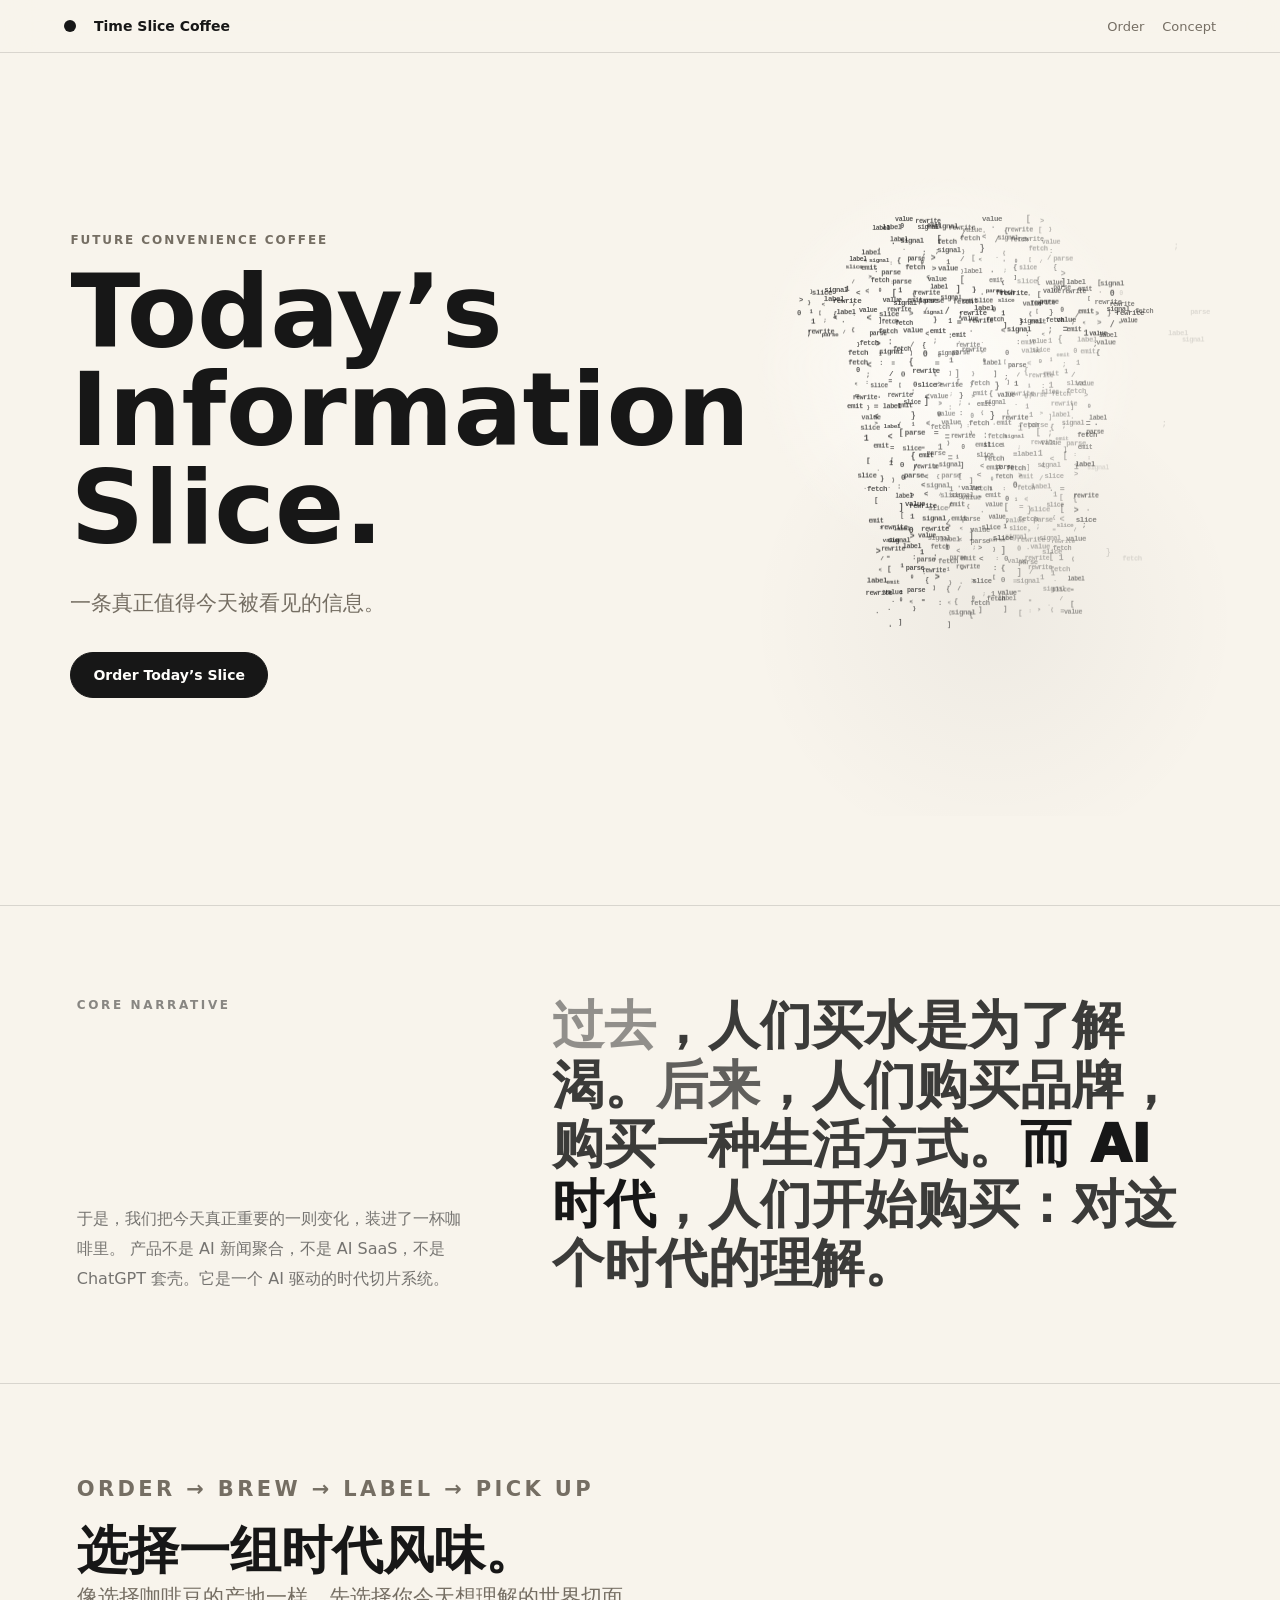
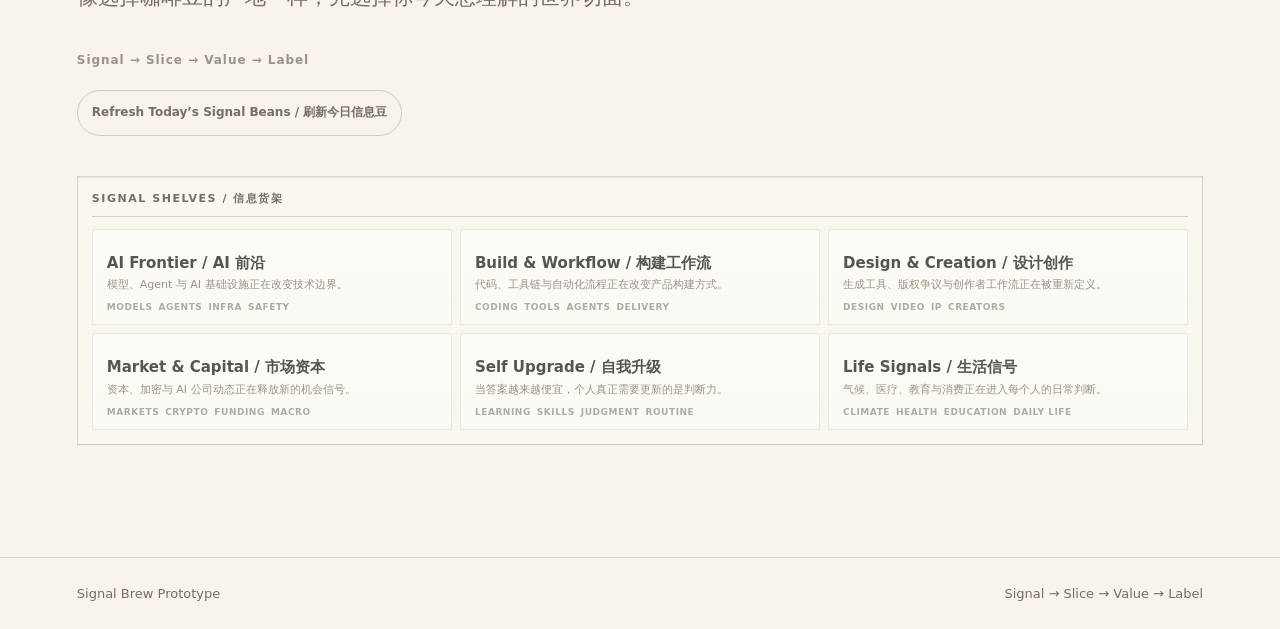
<file: index.html>
<!doctype html>
<html lang="zh-CN">
  <head>
    <meta charset="UTF-8" />
    <meta name="viewport" content="width=device-width, initial-scale=1.0" />
    <title>时代信息切片咖啡 | Time Slice Coffee</title>
    <meta
      name="description"
      content="一条真正值得今天被看见的信息，装进一杯未来便利店咖啡。"
    />
    <link rel="stylesheet" href="styles.css" />
  </head>
  <body>
    <header class="site-header" aria-label="主导航">
      <a class="brand" href="#top" aria-label="Time Slice Coffee 首页">
        <span class="brand-mark"></span>
        <span>Time Slice Coffee</span>
      </a>
      <nav>
        <a href="#signal-flow-anchor">Order</a>
        <a href="#story">Concept</a>
      </nav>
    </header>

    <main id="top">
      <section class="hero" aria-labelledby="hero-title">
        <div class="hero-copy">
          <p class="eyebrow">Future Convenience Coffee</p>
          <h1 id="hero-title">Today’s Information Slice.</h1>
          <p class="hero-text">一条真正值得今天被看见的信息。</p>
          <div class="hero-actions">
            <a class="button primary" href="#signal-flow-anchor">Order Today’s Slice</a>
          </div>
        </div>

        <div class="product-stage" aria-label="未来便利店咖啡纸杯产品展示">
          <div class="code-cup-visual" id="hero-code-cup" aria-label="Code characters forming a Time Slice Coffee cup">
            <div class="code-cup-field" id="code-cup-field" aria-hidden="true"></div>
            <div class="code-cup-scan" aria-hidden="true"></div>
            <div class="code-cup-status" aria-hidden="true">
              <span>Extracting signal...</span>
              <span>Rewriting value...</span>
              <span>Brewing your slice...</span>
            </div>
            <div class="code-cup-label" aria-hidden="true">
              <span>TIME SLICE COFFEE</span>
              <strong>#024</strong>
              <small>Today’s Information Slice.</small>
            </div>
          </div>
        </div>
      </section>

      <section class="manifesto-section" id="story" aria-labelledby="story-title">
        <div class="manifesto-copy">
          <p class="eyebrow">Core Narrative</p>
          <p>
            于是，我们把今天真正重要的一则变化，装进了一杯咖啡里。
            产品不是 AI 新闻聚合，不是 AI SaaS，不是 ChatGPT 套壳。它是一个 AI 驱动的时代切片系统。
          </p>
        </div>
        <div class="manifesto-body">
          <h2 id="story-title" class="manifesto-title">
            <span class="time-past">过去</span>，人们买水是为了解渴。<span class="time-later">后来</span>，人们购买品牌，购买一种生活方式。<span class="time-ai">而 AI 时代</span>，人们开始购买：对这个时代的理解。
          </h2>
        </div>
      </section>

      <section class="flow-section" id="signals" aria-labelledby="signals-title">
        <div class="section-heading">
          <p class="eyebrow">ORDER → BREW → LABEL → PICK UP</p>
          <h2 id="signals-title">选择一组时代风味。</h2>
          <p>像选择咖啡豆的产地一样，先选择你今天想理解的世界切面。</p>
          <small class="tech-flow" id="signal-flow-anchor">Signal → Slice → Value → Label</small>
          <div class="signal-refresh-row">
            <button class="button ghost signal-refresh-button" id="refresh-signals-button" type="button">
              Refresh Today’s Signal Beans / 刷新今日信息豆
            </button>
            <span class="signal-refresh-status" id="signal-refresh-status" aria-live="polite"></span>
          </div>
        </div>

        <div class="signal-wall" aria-label="Signal Shelves">
          <div class="shelf-grid" id="shelf-grid" aria-live="polite"></div>
        </div>
        <div class="signal-bean-stage" id="signal-bean-stage" aria-live="polite">
          <div class="signal-grid" id="signal-grid" aria-live="polite"></div>
        </div>
        <div class="selected-signal-panel" id="selected-signal-panel" aria-live="polite"></div>
      </section>

      <section class="flow-section muted-section is-disabled" id="identity-section" aria-labelledby="identity-title">
        <div class="section-heading">
          <p class="eyebrow">CHOOSE YOUR CUP</p>
          <h2 id="identity-title">今天想来一杯什么？</h2>
          <p>不用定义你是谁，只选今天想带走什么。</p>
        </div>

        <div class="identity-grid" id="identity-grid" aria-live="polite"></div>
      </section>

      <section class="flow-section is-disabled" id="brew-section" aria-labelledby="brew-title">
        <div class="section-heading">
          <p class="eyebrow">Information Strength</p>
          <h2 id="brew-title">选择信息浓度</h2>
          <p>浓度只影响你看见的层次，不改变这条切片本身。</p>
        </div>

        <div class="strength-grid" id="strength-grid" aria-label="信息浓度选择"></div>
      </section>

      <section class="flow-section muted-section is-disabled" id="serve-section" aria-labelledby="serve-title">
        <div class="section-heading">
          <p class="eyebrow">Served Style</p>
          <h2 id="serve-title">Choose how today is served.</h2>
          <p>选择今天的上杯方式</p>
        </div>

        <div class="serve-grid" id="serve-grid" aria-label="上杯方式选择"></div>
        <button class="button primary brew-button" id="brew-button" type="button">Brew My Slice / 萃取我的时代切片</button>
      </section>

      <section class="flow-section is-disabled" id="value-section" aria-labelledby="value-title">
        <div class="section-heading">
          <p class="eyebrow">Brew Result</p>
          <h2 id="value-title">正在准备你的信息咖啡</h2>
        </div>

        <article class="value-panel" id="value-panel" aria-live="polite"></article>
      </section>

      <section class="flow-section label-section is-disabled" id="label-section" aria-labelledby="label-title">
        <div class="section-heading">
          <p class="eyebrow">Pick Up</p>
          <h2 id="label-title">你的今日杯贴已生成</h2>
          <p>打印它，贴到咖啡杯上。</p>
        </div>

        <div class="label-workbench">
          <div class="product-preview" id="product-preview" aria-label="杯型预览"></div>
          <div class="label-main-preview">
            <div class="pickup-50x70-preview" id="pickup-50x70-label" aria-live="polite"></div>
            <div class="legacy-label-debug" aria-label="Legacy Label Preview Debug">
              <article class="print-label" id="print-label" aria-live="polite"></article>
            </div>
          </div>
          <div class="label-actions">
            <button class="button primary" id="print-button" type="button">Print Label / 打印杯贴</button>
            <button class="button ghost" id="reset-button" type="button">Start Again</button>
          </div>
        </div>
        <aside class="label-50x70-test" id="label-50x70-test" aria-labelledby="label-50x70-title">
          <div class="label-50x70-heading">
            <p class="eyebrow">Dev Label Test</p>
            <h3 id="label-50x70-title">50x70 Label Test</h3>
          </div>
          <div class="label-50x70-current">
            <span class="label-test-caption">Current 50x70 Label / 当前生成标签</span>
            <div class="label-current-meta" id="label-50x70-current-meta" aria-live="polite"></div>
            <div class="label-current-preview" id="label-50x70-current" aria-live="polite"></div>
          </div>
          <div class="label-template-heading">
            <span class="label-test-caption">Template Comparison / 模板对比</span>
          </div>
          <div class="label-50x70-grid">
            <div class="label-test-sample">
              <span class="label-test-caption">Light / 轻萃</span>
              <article class="label-paper-50x70 label-paper-light">
                <div class="label-safe-area">
                  <header class="label-test-header">
                    <strong>TIME SLICE COFFEE</strong>
                    <span>#042 / AI FRONTIER</span>
                  </header>

                  <h3>模型和 Agent<br />正在外推边界。</h3>

                  <section class="label-test-body" aria-label="sample light identity">
                    <span>FOR BUILDING</span>
                    <p>一句今天要带走的判断。</p>
                  </section>

                  <div class="label-test-brew">BREW LIGHT / AI FRONTIER</div>
                  <footer>SERVED HOT / PAPER CUP</footer>
                </div>
              </article>
            </div>

            <div class="label-test-sample">
              <span class="label-test-caption">Regular / 标准</span>
              <article class="label-paper-50x70 label-paper-regular">
                <div class="label-safe-area">
                  <header class="label-test-header">
                    <strong>TIME SLICE COFFEE</strong>
                    <span>#042 / AI FRONTIER</span>
                    <span>X / GROK SEARCH · 2026.05.30</span>
                  </header>

                  <h3>模型和 Agent 正在把技术边界往外推。</h3>

                  <section class="label-test-body" aria-label="sample regular identity">
                    <span>FOR BUILDING</span>
                    <p>判断哪些边界仍需要人来定义。</p>
                  </section>

                  <div class="label-test-brew">BREW REGULAR / AI FRONTIER</div>
                  <footer>SERVED HOT / PAPER CUP</footer>
                </div>
              </article>
            </div>

            <div class="label-test-sample">
              <span class="label-test-caption">Double / 浓缩</span>
              <article class="label-paper-50x70 label-paper-double">
                <div class="label-safe-area">
                  <header class="label-test-header">
                    <strong>TIME SLICE COFFEE</strong>
                    <span>#042 / AI FRONTIER</span>
                    <span>X / GROK SEARCH · 2026.05.30</span>
                  </header>

                  <h3>模型和 Agent 正在把技术边界往外推。</h3>

                  <section class="label-test-body" aria-label="sample double identity">
                    <span>FOR BUILDING</span>
                    <p>判断哪些边界仍需要人来定义。</p>
                  </section>

                  <section class="label-test-focus" aria-label="sample today focus">
                    <span>TODAY'S FOCUS</span>
                    <p>找出一个仍需人工确认的环节。</p>
                  </section>

                  <div class="label-test-brew">BREW DOUBLE / AI FRONTIER</div>
                  <footer>SERVED HOT / PAPER CUP</footer>
                </div>
              </article>
            </div>
          </div>
        </aside>
      </section>
    </main>

    <footer>
      <span>Signal Brew Prototype</span>
      <span>Signal → Slice → Value → Label</span>
    </footer>

    <script type="module" src="script.js"></script>
  </body>
</html>
</file>
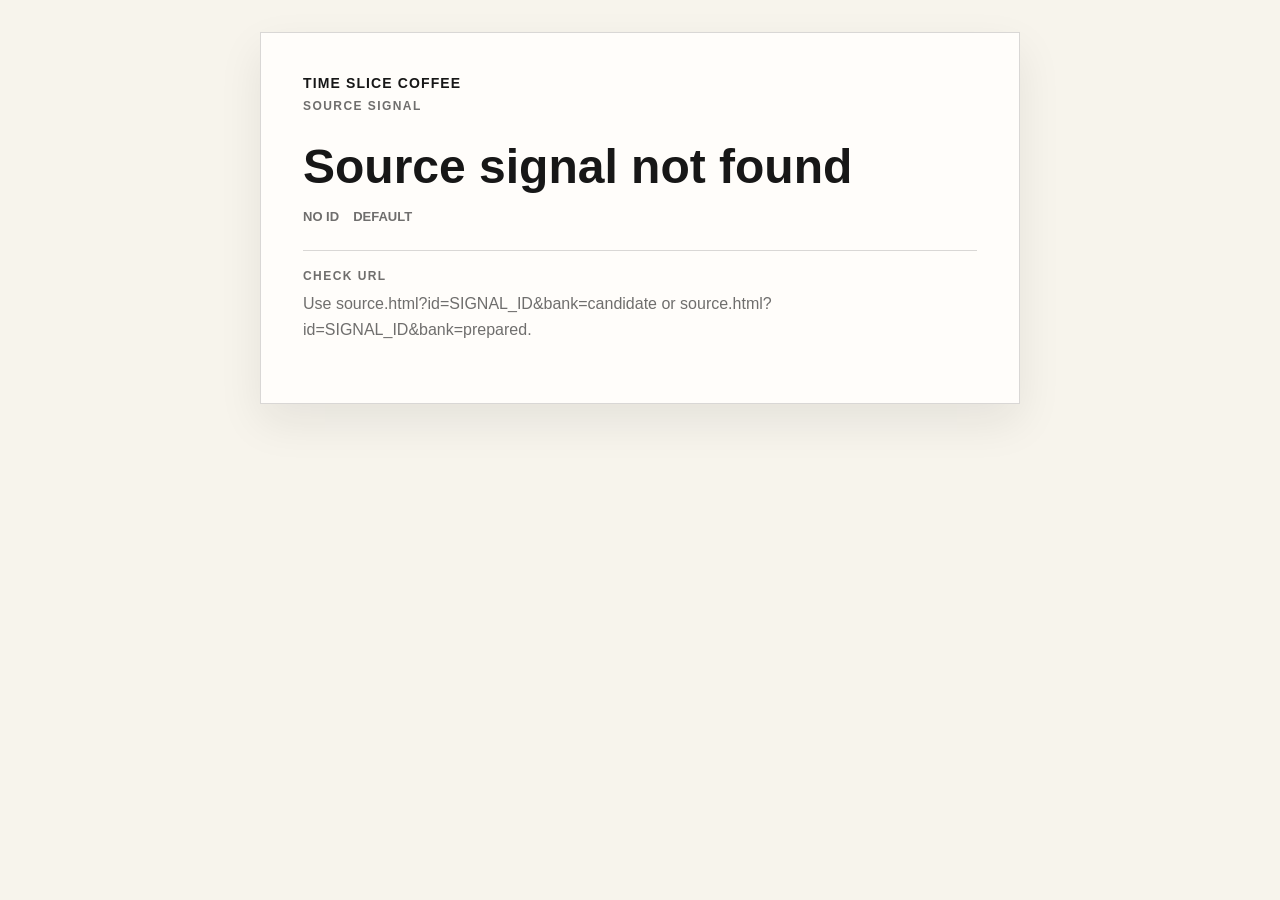
<file: source.html>
<!doctype html>
<html lang="zh-CN">
  <head>
    <meta charset="utf-8">
    <meta name="viewport" content="width=device-width, initial-scale=1">
    <title>Time Slice Coffee Source Signal</title>
    <style>
      :root {
        --ink: #171717;
        --muted: rgba(23, 23, 23, 0.62);
        --paper: #f7f4ec;
        --line: rgba(23, 23, 23, 0.16);
        --white: #fffdfa;
      }

      * {
        box-sizing: border-box;
      }

      body {
        background: var(--paper);
        color: var(--ink);
        font-family: Inter, Arial, "Microsoft YaHei", sans-serif;
        margin: 0;
        padding: 32px 18px 48px;
      }

      main {
        margin: 0 auto;
        max-width: 760px;
      }

      .source-card {
        background: var(--white);
        border: 1px solid var(--line);
        box-shadow: 0 18px 42px rgba(23, 23, 23, 0.08);
        padding: clamp(22px, 4vw, 42px);
      }

      .brand {
        display: grid;
        gap: 8px;
        margin-bottom: 28px;
        text-transform: uppercase;
      }

      .brand strong {
        font-size: 14px;
        letter-spacing: 0.08em;
      }

      .brand span {
        color: var(--muted);
        font-size: 12px;
        font-weight: 800;
        letter-spacing: 0.12em;
      }

      h1 {
        font-size: clamp(28px, 6vw, 48px);
        line-height: 1.08;
        margin: 0 0 16px;
      }

      .meta {
        color: var(--muted);
        display: flex;
        flex-wrap: wrap;
        font-size: 13px;
        font-weight: 750;
        gap: 8px 14px;
        margin-bottom: 26px;
      }

      section {
        border-top: 1px solid var(--line);
        display: grid;
        gap: 8px;
        padding: 18px 0;
      }

      h2 {
        color: var(--muted);
        font-size: 12px;
        letter-spacing: 0.12em;
        margin: 0;
        text-transform: uppercase;
      }

      p,
      pre {
        font-size: 16px;
        line-height: 1.62;
        margin: 0;
        overflow-wrap: anywhere;
        white-space: pre-wrap;
        word-break: break-word;
      }

      pre {
        background: rgba(23, 23, 23, 0.04);
        border: 1px solid var(--line);
        padding: 12px;
      }

      a {
        color: var(--ink);
        font-weight: 850;
        text-decoration: underline;
        text-underline-offset: 4px;
      }

      .empty {
        color: var(--muted);
      }
    </style>
  </head>
  <body>
    <main>
      <article class="source-card" id="source-root">
        <div class="brand">
          <strong>Time Slice Coffee</strong>
          <span>Source Signal</span>
        </div>
        <p class="empty">Loading source signal...</p>
      </article>
    </main>
    <script type="module" src="./source.js"></script>
  </body>
</html>
</file>
<file: styles.css>
:root {
  --paper: #f8f4ec;
  --paper-deep: #efe7da;
  --ink: #171717;
  --muted: #756e63;
  --line: rgba(23, 23, 23, 0.14);
  --kraft: #c9ad83;
  --kraft-light: #ddc69f;
  --kraft-dark: #ad8c5d;
  --white: #fffefb;
}

* {
  box-sizing: border-box;
}

html {
  scroll-behavior: smooth;
}

body {
  margin: 0;
  background: var(--paper);
  color: var(--ink);
  font-family: "Segoe UI", "Microsoft YaHei", "PingFang SC", system-ui, sans-serif;
}

a {
  color: inherit;
  text-decoration: none;
}

button {
  font: inherit;
}

.site-header {
  align-items: center;
  backdrop-filter: blur(18px);
  background: rgba(248, 244, 236, 0.86);
  border-bottom: 1px solid var(--line);
  display: flex;
  justify-content: space-between;
  left: 0;
  padding: 18px clamp(22px, 5vw, 64px);
  position: fixed;
  right: 0;
  top: 0;
  z-index: 10;
}

.brand,
nav {
  align-items: center;
  display: flex;
  gap: 18px;
}

.brand {
  font-size: 14px;
  font-weight: 800;
}

.brand-mark {
  background: var(--ink);
  border-radius: 50%;
  display: inline-block;
  height: 12px;
  width: 12px;
}

nav a {
  color: var(--muted);
  font-size: 13px;
}

.hero {
  align-items: center;
  display: grid;
  gap: clamp(28px, 3.8vw, 64px);
  grid-template-columns: minmax(0, 1.05fr) minmax(420px, 0.9fr);
  min-height: 100vh;
  padding: 96px clamp(22px, 5.5vw, 84px) 44px;
}

.hero-copy {
  max-width: 680px;
  padding-bottom: clamp(0px, 3vh, 30px);
}

.eyebrow {
  color: var(--muted);
  font-size: 12px;
  font-weight: 800;
  letter-spacing: 0.16em;
  margin: 0 0 16px;
  text-transform: uppercase;
}

h1,
h2,
h3,
p {
  margin-top: 0;
}

h1 {
  font-size: clamp(54px, 8vw, 112px);
  letter-spacing: 0;
  line-height: 0.96;
  margin-bottom: 28px;
}

h2 {
  font-size: clamp(30px, 4vw, 54px);
  letter-spacing: 0;
  line-height: 1.12;
  margin-bottom: 0;
}

.hero-text,
.section-heading p,
.manifesto-section p {
  color: var(--muted);
  font-size: clamp(17px, 1.7vw, 21px);
  line-height: 1.62;
}

.tech-flow {
  color: rgba(117, 110, 99, 0.72);
  display: inline-block;
  font-size: 12px;
  font-weight: 800;
  letter-spacing: 0.08em;
  margin-top: 18px;
}

.hero-actions,
.label-actions {
  display: flex;
  flex-wrap: wrap;
  gap: 12px;
  margin-top: 32px;
}

.button {
  align-items: center;
  border: 1px solid var(--ink);
  border-radius: 999px;
  cursor: pointer;
  display: inline-flex;
  font-size: 14px;
  font-weight: 800;
  justify-content: center;
  min-height: 46px;
  padding: 0 22px;
  transition: transform 160ms ease, background 160ms ease, color 160ms ease;
}

.button:hover {
  transform: translateY(-1px);
}

.primary {
  background: var(--ink);
  color: var(--white);
}

.ghost {
  background: transparent;
  color: var(--ink);
}

.product-stage {
  align-self: stretch;
  display: grid;
  min-height: min(78vh, 740px);
  padding: clamp(8px, 2vh, 22px) 0 clamp(28px, 5vh, 56px);
  place-items: center;
  position: relative;
}

.code-cup-visual {
  aspect-ratio: 0.82;
  background:
    radial-gradient(circle at 42% 36%, rgba(255, 254, 251, 0.84), transparent 34%),
    radial-gradient(circle at 50% 72%, rgba(23, 23, 23, 0.045), transparent 42%);
  max-width: 680px;
  overflow: visible;
  position: relative;
  width: min(45vw, 680px, 76vh);
}

.code-cup-field {
  height: 100%;
  left: 0;
  position: absolute;
  top: 0;
  width: 100%;
}

.code-token {
  --base-opacity: 0.45;
  --peak-opacity: 0.78;
  --drift: 1px;
  --duration: 3.6s;
  --delay: 0s;
  animation: code-token-breathe calc(var(--duration) * 0.58) ease-in-out var(--delay) infinite;
  color: rgba(18, 18, 18, 0.94);
  display: block;
  font-family: "SFMono-Regular", Consolas, "Liberation Mono", monospace;
  font-size: var(--token-size, 9px);
  font-weight: 700;
  left: calc(var(--x) * 1%);
  letter-spacing: -0.06em;
  line-height: 1;
  opacity: var(--base-opacity);
  position: absolute;
  top: calc(var(--y) * 1%);
  transform: translate(-50%, -50%);
  transform-origin: center;
  white-space: nowrap;
  will-change: opacity, transform;
}

.code-token.is-dot {
  font-size: calc(var(--token-size, 9px) * 0.82);
  font-weight: 900;
}

.code-token.is-edge {
  color: rgba(18, 18, 18, 0.58);
}

.code-cup-visual:hover .code-token {
  --drift: 2.2px;
  animation-duration: calc(var(--duration) * 0.74);
}

.code-cup-visual:hover .code-token.is-edge {
  opacity: 0.82;
}

.code-cup-visual.is-ordering .code-token,
.code-cup-visual.is-brewing .code-token {
  --drift: 2px;
  animation-duration: calc(var(--duration) * 0.64);
}

.code-cup-visual.is-brewing .code-token.is-core {
  color: rgba(5, 5, 5, 0.98);
  font-weight: 800;
}

.code-cup-scan {
  background: linear-gradient(180deg, transparent, rgba(23, 23, 23, 0.16), transparent);
  height: 54px;
  left: 20%;
  opacity: 0;
  pointer-events: none;
  position: absolute;
  top: 13%;
  width: 60%;
}

.code-cup-visual.is-brewing .code-cup-scan {
  animation: code-cup-scan 2.8s ease-in-out infinite;
  opacity: 1;
}

.code-cup-status {
  bottom: 6%;
  color: rgba(23, 23, 23, 0.48);
  display: grid;
  font-family: "SFMono-Regular", Consolas, "Liberation Mono", monospace;
  font-size: 11px;
  gap: 7px;
  left: 11%;
  letter-spacing: 0.04em;
  opacity: 0;
  position: absolute;
  transform: translateY(5px);
  transition: opacity 220ms ease, transform 220ms ease;
}

.code-cup-visual.is-brewing .code-cup-status {
  opacity: 1;
  transform: translateY(0);
}

.code-cup-label {
  background: rgba(255, 253, 248, 0.94);
  border: 1px solid rgba(23, 23, 23, 0.11);
  border-radius: 6px;
  box-shadow: 0 8px 20px rgba(0, 0, 0, 0.06);
  clip-path: polygon(5% 0%, 95% 0%, 90% 100%, 10% 100%);
  display: grid;
  gap: 9px;
  left: 47%;
  opacity: 0;
  padding: 18px 20px;
  position: absolute;
  text-align: center;
  top: 55%;
  transform: translate(-50%, -46%) scale(0.96);
  transition: opacity 260ms ease, transform 260ms ease;
  width: 38%;
}

.code-cup-visual.is-complete .code-cup-label {
  opacity: 1;
  transform: translate(-50%, -50%) scale(1);
}

.code-cup-label span,
.code-cup-label strong {
  font-size: 10px;
  font-weight: 800;
  letter-spacing: 0.12em;
}

.code-cup-label small {
  color: var(--muted);
  font-size: 9px;
  line-height: 1.25;
}

@keyframes code-token-breathe {
  0%,
  100% {
    opacity: var(--base-opacity);
    transform: translate(-50%, calc(-50% - var(--drift) * 0.36));
  }

  50% {
    opacity: calc(var(--base-opacity) + 0.04);
    transform: translate(-50%, calc(-50% + var(--drift) * 0.36));
  }
}

@keyframes code-cup-scan {
  0% {
    opacity: 0;
    transform: translateY(0);
  }

  20%,
  72% {
    opacity: 0.58;
  }

  100% {
    opacity: 0;
    transform: translateY(330px);
  }
}

.cup-preview {
  position: relative;
}

.cup-preview img {
  display: block;
  height: auto;
  width: 100%;
}

.cup-preview-hero {
  max-width: 500px;
  width: min(72vw, 500px);
}

.product-hero-mockup {
  background: transparent;
  border: 0;
  display: block;
}

.product-hero-mockup img {
  filter: drop-shadow(0 34px 34px rgba(74, 55, 34, 0.12));
  object-fit: contain;
}

.cup-preview-pickup {
  max-width: 330px;
  width: min(70vw, 330px);
}

.cup-preview-small {
  max-width: 110px;
  width: 110px;
}

.cup-overlay-label {
  background:
    repeating-linear-gradient(96deg, rgba(23, 23, 23, 0.012) 0 1px, transparent 1px 7px),
    #fffdf8;
  border: 1px solid rgba(23, 23, 23, 0.08);
  border-radius: 6px;
  clip-path: polygon(4% 0%, 96% 0%, 90% 100%, 10% 100%);
  box-shadow:
    0 8px 20px rgba(0, 0, 0, 0.08),
    inset 7px 0 16px rgba(0, 0, 0, 0.01),
    inset -7px 0 16px rgba(0, 0, 0, 0.01);
  color: var(--ink);
  display: grid;
  gap: 9px;
  left: 50%;
  padding: 18px 16px 16px;
  position: absolute;
  text-align: center;
  transform: translate(-50%, -50%);
  transform-origin: 50% 50%;
  z-index: 2;
}

.cup-preview-hot .cup-overlay-label {
  top: 55%;
  width: 46%;
}

.cup-preview-iced .cup-overlay-label {
  top: 57%;
  width: 46%;
}

.cup-preview-small .cup-overlay-label {
  gap: 3px;
  padding: 6px 5px;
}

.label-brand,
.label-number,
.label-persona {
  font-size: 9px;
  font-weight: 700;
  letter-spacing: 0.1em;
}

.label-number {
  letter-spacing: 0;
  margin-bottom: 8px;
}

.cup-overlay-label strong {
  font-size: 15.5px;
  font-weight: 700;
  line-height: 1.15;
  margin: 8px 0 10px;
}

.cup-overlay-label small {
  color: var(--muted);
  font-size: 8px;
  font-weight: 700;
  line-height: 1.25;
}

.cup-overlay-label em {
  color: var(--muted);
  font-size: 8px;
  font-style: normal;
  font-weight: 700;
  line-height: 1.3;
}

.cup-preview-pickup .cup-overlay-label {
  gap: 8px;
  padding: 15px 13px 14px;
}

.cup-preview-pickup .cup-overlay-label strong {
  font-size: 13px;
  font-weight: 700;
  line-height: 1.15;
  margin: 7px 0 8px;
}

.cup-preview-pickup .label-brand,
.cup-preview-pickup .label-number,
.cup-preview-pickup .label-persona,
.cup-preview-pickup .cup-overlay-label small {
  font-size: 7px;
}

.cup-preview-pickup .cup-overlay-label em {
  font-size: 7px;
}

.cup-preview-small .cup-overlay-label strong {
  font-size: 5px;
  line-height: 1.05;
  margin: 0;
}

.cup-preview-small .label-brand,
.cup-preview-small .label-number,
.cup-preview-small .label-persona,
.cup-preview-small .cup-overlay-label small,
.cup-preview-small .cup-overlay-label em {
  font-size: 3px;
}

.hero,
.manifesto-section,
.flow-section {
  scroll-margin-top: 104px;
}

.manifesto-section,
.flow-section {
  border-top: 1px solid var(--line);
  padding: 88px clamp(22px, 6vw, 88px);
}

.manifesto-section {
  align-items: stretch;
  display: grid;
  gap: clamp(40px, 6vw, 96px);
  grid-template-columns: minmax(260px, 0.38fr) minmax(0, 0.62fr);
  padding-bottom: clamp(76px, 7vw, 104px);
  padding-top: clamp(86px, 7vw, 116px);
}

.manifesto-copy {
  display: flex;
  flex-direction: column;
  height: 100%;
  max-width: 460px;
  min-height: 0;
}

.manifesto-copy .eyebrow {
  color: rgba(23, 23, 23, 0.5);
  font-size: 12px;
  letter-spacing: 0.22em;
  margin-bottom: 0;
}

.manifesto-copy p:not(.eyebrow) {
  color: rgba(23, 23, 23, 0.58);
  font-size: clamp(16px, 1.08vw, 18px);
  font-weight: 460;
  line-height: 1.86;
  margin: auto 0 0;
}

.manifesto-body {
  align-items: flex-end;
  display: flex;
  height: 100%;
  justify-self: end;
  max-width: 940px;
}

.manifesto-title {
  color: rgba(23, 23, 23, 0.84);
  font-size: clamp(38px, 4.08vw, 66px);
  font-weight: 760;
  letter-spacing: 0;
  line-height: 1.14;
  margin: 0;
  text-align: left;
}

.time-past {
  color: rgba(23, 23, 23, 0.46);
  font-weight: 620;
}

.time-later {
  color: rgba(23, 23, 23, 0.68);
  font-weight: 720;
}

.time-ai {
  color: var(--ink);
  font-weight: 920;
}

.section-heading {
  max-width: 800px;
}

.signal-refresh-row {
  align-items: center;
  display: flex;
  flex-wrap: wrap;
  gap: 12px;
  margin-top: 22px;
}

.signal-refresh-button {
  border-color: rgba(23, 23, 23, 0.18);
  color: var(--muted);
  font-size: 12px;
  padding: 10px 14px;
}

.signal-refresh-button:disabled {
  cursor: wait;
  opacity: 0.56;
}

.signal-refresh-status {
  color: var(--muted);
  font-size: 12px;
  line-height: 1.5;
}

.shelf-card,
.signal-card,
.identity-card,
.strength-card {
  background:
    repeating-linear-gradient(92deg, rgba(23, 23, 23, 0.018) 0 1px, transparent 1px 9px),
    rgba(255, 254, 251, 0.78);
  border: 1px solid var(--line);
  color: var(--ink);
  cursor: pointer;
  text-align: left;
  transition: border-color 160ms ease, box-shadow 160ms ease, transform 160ms ease;
}

.shelf-card:hover,
.signal-card:hover,
.identity-card:hover,
.strength-card:hover,
.shelf-card.is-selected,
.signal-card.is-selected,
.identity-card.is-selected,
.strength-card.is-selected {
  border-color: var(--ink);
  box-shadow: 9px 9px 0 rgba(23, 23, 23, 0.08);
  transform: translateY(-2px);
}

.signal-wall {
  background:
    linear-gradient(180deg, rgba(23, 23, 23, 0.075) 0 1px, transparent 1px 64px),
    linear-gradient(90deg, rgba(23, 23, 23, 0.03) 0 1px, transparent 1px 16.66%),
    rgba(255, 254, 251, 0.22);
  border: 1px solid var(--line);
  margin-top: 40px;
  padding: 14px;
}

.rack-kicker {
  border-bottom: 1px solid rgba(23, 23, 23, 0.18);
  color: var(--muted);
  font-size: 11px;
  font-weight: 900;
  letter-spacing: 0.14em;
  margin-bottom: 12px;
  padding-bottom: 10px;
  text-transform: uppercase;
}

.shelf-grid {
  display: grid;
}

.shelf-label-grid {
  display: grid;
  gap: 8px;
  grid-template-columns: repeat(3, minmax(0, 1fr));
}

.shelf-card {
  background:
    linear-gradient(180deg, rgba(255, 254, 251, 0.72), rgba(255, 254, 251, 0.5)),
    repeating-linear-gradient(90deg, rgba(23, 23, 23, 0.014) 0 1px, transparent 1px 8px);
  border-color: rgba(23, 23, 23, 0.1);
  display: flex;
  flex-direction: column;
  min-height: 76px;
  opacity: 0.72;
  padding: 12px 14px;
  position: relative;
}

.shelf-card:hover,
.shelf-card.is-selected {
  opacity: 1;
}

.shelf-card.is-selected {
  box-shadow: 6px 6px 0 rgba(23, 23, 23, 0.07);
}

.selected-shelf-mark {
  color: var(--muted);
  display: none;
  font-size: 9px;
  font-weight: 900;
  letter-spacing: 0.12em;
  position: absolute;
  right: 12px;
  top: 10px;
  text-transform: uppercase;
}

.shelf-card.is-selected .selected-shelf-mark {
  display: block;
}

.shelf-card strong {
  font-size: 15px;
  line-height: 1.18;
  margin: 13px 0 6px;
  max-width: 82%;
}

.shelf-description {
  color: var(--muted);
  font-size: 11px;
  line-height: 1.35;
}

.shelf-tags {
  display: flex;
  flex-wrap: wrap;
  gap: 6px;
  margin-top: 10px;
}

.shelf-tags b {
  color: rgba(23, 23, 23, 0.48);
  font-size: 9px;
  font-weight: 800;
  letter-spacing: 0.06em;
  line-height: 1;
  text-transform: uppercase;
}

.signal-bean-stage {
  margin-top: 26px;
  scroll-margin-top: 104px;
}

.signal-bean-stage.is-empty {
  display: none;
}

.bean-stage-heading {
  align-items: end;
  background: rgba(255, 254, 251, 0.34);
  border-bottom: 1px solid rgba(23, 23, 23, 0.2);
  border-top: 1px solid rgba(23, 23, 23, 0.18);
  color: var(--muted);
  display: flex;
  flex-wrap: wrap;
  font-size: 12px;
  font-weight: 800;
  gap: 10px 18px;
  justify-content: space-between;
  letter-spacing: 0.08em;
  margin-bottom: 0;
  padding: 14px 16px 12px;
  text-transform: uppercase;
}

.bean-stage-heading strong {
  color: var(--ink);
  display: block;
  font-size: 20px;
  letter-spacing: 0;
  text-transform: none;
}

.bean-stage-heading p {
  color: var(--muted);
  font-size: 13px;
  font-weight: 600;
  letter-spacing: 0;
  line-height: 1.45;
  margin: 6px 0 0;
  max-width: 560px;
  text-transform: none;
}

.bean-grid {
  background:
    linear-gradient(rgba(255, 254, 251, 0.44), rgba(255, 254, 251, 0.34)),
    repeating-linear-gradient(90deg, rgba(23, 23, 23, 0.018) 0 1px, transparent 1px 18px);
  border-bottom: 1px solid rgba(23, 23, 23, 0.12);
  display: grid;
  gap: 10px;
  grid-template-columns: repeat(3, minmax(0, 1fr));
  justify-content: start;
  padding: 14px 16px 18px;
}

.raw-empty-note {
  color: var(--muted);
  font-size: 12px;
  font-weight: 700;
  grid-column: 1 / -1;
  margin: 0;
  padding: 18px 0;
}

.signal-card {
  background:
    linear-gradient(180deg, rgba(255, 254, 251, 0.98), rgba(255, 251, 244, 0.9)),
    repeating-linear-gradient(90deg, rgba(23, 23, 23, 0.014) 0 1px, transparent 1px 7px),
    rgba(255, 254, 251, 0.9);
  border-color: rgba(23, 23, 23, 0.16);
  display: flex;
  flex-direction: column;
  gap: 8px;
  min-height: 236px;
  padding: 14px;
  position: relative;
  width: 100%;
}

.signal-card:hover,
.signal-card.is-selected {
  box-shadow: 5px 5px 0 rgba(23, 23, 23, 0.07);
}

.signal-card::after {
  background: rgba(23, 23, 23, 0.12);
  bottom: 8px;
  content: "";
  height: 1px;
  left: 14px;
  position: absolute;
  right: 14px;
}

.signal-card-top {
  align-items: baseline;
  display: flex;
  gap: 12px;
  justify-content: space-between;
  min-height: 15px;
}

.signal-number {
  color: rgba(23, 23, 23, 0.44);
  font-size: 11px;
  font-weight: 750;
  letter-spacing: 0.08em;
  white-space: nowrap;
}

.bean-label {
  color: rgba(23, 23, 23, 0.52);
  font-size: 9px;
  font-weight: 850;
  letter-spacing: 0.14em;
  text-transform: uppercase;
}

.raw-source-row {
  color: rgba(23, 23, 23, 0.43);
  display: grid;
  grid-template-columns: minmax(0, 1fr) max-content;
  font-size: 10px;
  font-weight: 650;
  gap: 10px;
  letter-spacing: 0.02em;
  line-height: 1.35;
  margin-bottom: 2px;
}

.signal-card strong {
  font-size: 15px;
  line-height: 1.3;
}

.signal-card .raw-title {
  font-size: 14px;
  line-height: 1.34;
  margin: 0;
}

.raw-summary {
  color: rgba(23, 23, 23, 0.66);
  font-size: 12px;
  line-height: 1.45;
  margin: 0;
}

.raw-watch-chip,
.raw-url {
  color: rgba(23, 23, 23, 0.48);
  font-size: 10px;
  font-weight: 700;
  line-height: 1.35;
}

.raw-url {
  color: rgba(23, 23, 23, 0.34);
  font-family: var(--mono);
  font-weight: 600;
  overflow: hidden;
  text-overflow: ellipsis;
  white-space: nowrap;
}

.relation {
  color: rgba(23, 23, 23, 0.46);
  font-size: 10px;
  font-weight: 750;
  margin-top: auto;
  padding-bottom: 14px;
}

.selected-signal-panel {
  margin-top: 24px;
  max-width: 780px;
  scroll-margin-top: 104px;
}

.selected-signal-card {
  background:
    linear-gradient(180deg, rgba(255, 254, 251, 0.96), rgba(255, 251, 244, 0.9)),
    repeating-linear-gradient(90deg, rgba(23, 23, 23, 0.018) 0 1px, transparent 1px 10px),
    rgba(255, 254, 251, 0.9);
  border: 1px solid var(--ink);
  box-shadow: 9px 9px 0 rgba(23, 23, 23, 0.08);
  display: grid;
  gap: 18px;
  padding: 28px;
  position: relative;
}

.selected-signal-card::before {
  background: rgba(23, 23, 23, 0.16);
  content: "";
  height: 1px;
  left: 28px;
  position: absolute;
  right: 28px;
  top: 58px;
}

.selected-signal-kicker,
.selected-signal-meta {
  color: rgba(23, 23, 23, 0.52);
  display: flex;
  flex-wrap: wrap;
  font-size: 11px;
  font-weight: 750;
  gap: 12px;
  justify-content: space-between;
  letter-spacing: 0.06em;
  text-transform: uppercase;
}

.selected-signal-meta {
  border-top: 1px solid rgba(23, 23, 23, 0.1);
  color: rgba(23, 23, 23, 0.42);
  display: grid;
  font-size: 11px;
  font-weight: 600;
  gap: 7px;
  grid-template-columns: repeat(2, minmax(0, 1fr));
  justify-content: stretch;
  letter-spacing: 0.01em;
  line-height: 1.45;
  padding-top: 12px;
  text-transform: none;
}

.selected-signal-meta span {
  min-width: 0;
  overflow-wrap: anywhere;
}

.selected-signal-meta span:last-child:nth-child(odd) {
  grid-column: 1 / -1;
}

.selected-signal-card h3 {
  font-size: clamp(28px, 4vw, 44px);
  line-height: 1.12;
  margin: 10px 0 0;
}

.selected-signal-card p {
  color: var(--muted);
  font-size: 17px;
  line-height: 1.6;
  margin: 0;
}

.raw-watch-note {
  border-left: 2px solid rgba(23, 23, 23, 0.18);
  color: var(--ink) !important;
  font-size: 15px !important;
  margin: 0 !important;
  padding-left: 14px;
}

.extracted-slice-card {
  background: rgba(255, 255, 255, 0.45);
  border: 1px solid rgba(23, 23, 23, 0.16);
  display: grid;
  gap: 14px;
  margin-top: 22px;
  padding: 20px;
}

.extracted-slice-card h4 {
  font-size: clamp(22px, 3vw, 34px);
  line-height: 1.18;
  margin: 2px 0 0;
}

.extracted-slice-card p {
  font-size: 16px;
  margin: 0;
}

.continue-signal-button {
  margin-top: 18px;
}

.muted-section {
  background: var(--paper-deep);
}

.is-disabled {
  display: none;
}

.identity-grid {
  display: grid;
  gap: 14px;
  grid-template-columns: repeat(3, minmax(0, 1fr));
  margin-top: 40px;
}

.strength-grid {
  display: grid;
  gap: 14px;
  grid-template-columns: repeat(3, minmax(0, 1fr));
  margin-top: 40px;
  max-width: 860px;
}

.serve-grid {
  display: grid;
  gap: 16px;
  grid-template-columns: repeat(2, minmax(0, 1fr));
  margin-top: 40px;
  max-width: 980px;
}

.identity-card,
.strength-card,
.serve-card {
  display: grid;
  gap: 14px;
  min-height: 190px;
  padding: 24px;
}

.strength-card {
  min-height: 150px;
}

.serve-card {
  align-items: center;
  background: rgba(255, 254, 251, 0.58);
  border: 1px solid #ddd6ca;
  color: var(--ink);
  cursor: pointer;
  display: grid;
  gap: 18px;
  grid-template-columns: minmax(0, 1fr) 150px;
  min-height: 220px;
  opacity: 0.78;
  overflow: hidden;
  position: relative;
  text-align: left;
  transition: border-color 160ms ease, box-shadow 160ms ease, transform 160ms ease;
}

.serve-card:hover,
.serve-card.is-selected {
  background: #fffdf8;
  border: 1.5px solid #111;
  box-shadow: 8px 8px 0 rgba(23, 23, 23, 0.06);
  opacity: 1;
  transform: translateY(-2px);
}

.serve-card::after {
  background: var(--line);
  bottom: 0;
  content: "";
  height: 1px;
  left: 24px;
  position: absolute;
  right: 24px;
}

.serve-card.is-selected::after {
  background: #111;
}

.selected-mark {
  color: var(--ink);
  display: none;
  font-size: 10px;
  font-weight: 900;
  letter-spacing: 0.12em;
  position: absolute;
  right: 18px;
  top: 16px;
}

.serve-card.is-selected .selected-mark {
  display: block;
}

.serve-copy {
  display: grid;
  gap: 10px;
}

.serve-card-preview {
  align-items: center;
  display: flex;
  justify-content: center;
}

.slice-receipt-preview,
.slice-receipt-complete {
  background: rgba(255, 254, 251, 0.78);
  border: 1px solid #d8d0c4;
  box-shadow: 8px 8px 0 rgba(17, 17, 17, 0.04);
  color: var(--ink);
  display: grid;
  gap: 14px;
  margin-top: 24px;
  max-width: 760px;
  padding: 22px 24px;
}

.slice-receipt-complete {
  margin-top: 0;
}

.value-panel .slice-receipt-complete {
  background: transparent;
  border: 0;
  box-shadow: none;
  margin-top: 0;
  max-width: none;
  padding: 0;
}

.slice-receipt-title {
  color: var(--ink);
  font-size: 16px;
  font-weight: 900;
}

.slice-receipt-kicker {
  color: var(--muted);
  font-size: 11px;
  font-weight: 900;
  letter-spacing: 0.14em;
}

.slice-receipt-meta,
.slice-receipt-order {
  display: flex;
  flex-wrap: wrap;
  gap: 8px 14px;
}

.slice-receipt-meta span,
.slice-receipt-order span {
  color: var(--muted);
  font-size: 12px;
  font-weight: 800;
}

.slice-receipt-preview h3,
.slice-receipt-complete h3,
.slice-receipt-complete h4 {
  color: var(--ink);
  line-height: 1.12;
  margin: 0;
}

.slice-receipt-preview h3 {
  font-size: clamp(30px, 3.4vw, 46px);
  max-width: 680px;
}

.slice-receipt-complete h3 {
  font-size: clamp(28px, 3vw, 42px);
}

.slice-receipt-complete h4 {
  font-size: clamp(24px, 2.4vw, 34px);
}

.slice-receipt-layer {
  display: grid;
  gap: 6px;
}

.slice-receipt-layer span {
  color: var(--muted);
  font-size: 11px;
  font-weight: 900;
  letter-spacing: 0.12em;
  text-transform: uppercase;
}

.slice-receipt-layer p {
  color: var(--ink);
  font-size: 18px;
  font-weight: 750;
  line-height: 1.35;
  margin: 0;
}

.slice-receipt-note,
.slice-receipt-result p {
  color: var(--ink);
  font-size: 18px;
  font-weight: 700;
  line-height: 1.45;
  margin: 0;
}

.slice-receipt-note {
  color: var(--muted);
  font-weight: 700;
}

.slice-receipt-result {
  display: grid;
  gap: 8px;
  padding-top: 4px;
}

.identity-card span,
.strength-card span,
.serve-copy span,
.serve-copy p,
.serve-copy small {
  color: var(--muted);
  font-size: 15px;
}

.identity-card strong,
.strength-card strong,
.serve-copy strong {
  font-size: 28px;
  line-height: 1.05;
}

.serve-copy p {
  line-height: 1.5;
  margin: 6px 0 0;
}

.serve-copy small {
  align-self: end;
  line-height: 1.55;
}

.identity-card small {
  align-self: end;
  color: var(--muted);
  font-size: 11px;
  font-weight: 800;
  letter-spacing: 0.12em;
}

.value-panel {
  background: var(--white);
  border: 1px solid var(--ink);
  margin-top: 40px;
  max-width: 1040px;
  padding: clamp(26px, 5vw, 56px);
}

.brew-button {
  margin-top: 28px;
}

.loading-panel {
  align-items: flex-start;
  color: var(--muted);
  display: flex;
  gap: 14px;
  min-height: 180px;
}

.loading-panel span {
  animation: pulse 900ms ease-in-out infinite;
  background: var(--ink);
  border-radius: 50%;
  height: 10px;
  width: 10px;
}

.loading-panel p {
  font-size: clamp(18px, 2vw, 24px);
  margin: 0 0 10px;
}

@keyframes pulse {
  0%,
  100% {
    opacity: 0.25;
    transform: scale(0.85);
  }

  50% {
    opacity: 1;
    transform: scale(1);
  }
}

.value-row {
  border-top: 1px solid var(--line);
  display: grid;
  gap: 24px;
  grid-template-columns: 190px minmax(0, 1fr);
  padding: 24px 0;
}

.value-row:first-child {
  border-top: 0;
  padding-top: 0;
}

.value-row span {
  color: var(--muted);
  font-size: 13px;
  font-weight: 800;
}

.value-row p {
  font-size: clamp(19px, 2vw, 25px);
  line-height: 1.58;
  margin: 0;
}

.keyword-row {
  display: flex;
  flex-wrap: wrap;
  gap: 10px;
}

.keyword-row b,
.print-keywords span {
  border: 1px solid var(--line);
  border-radius: 999px;
  font-size: 12px;
  padding: 8px 12px;
}

.value-actions {
  border-top: 1px solid var(--line);
  display: flex;
  justify-content: flex-end;
  padding-top: 28px;
}

.label-section {
  background:
    linear-gradient(rgba(248, 244, 236, 0.78), rgba(248, 244, 236, 0.78)),
    repeating-linear-gradient(90deg, rgba(23, 23, 23, 0.028) 0 1px, transparent 1px 32px);
}

.label-workbench {
  align-items: center;
  display: grid;
  gap: 28px;
  grid-template-columns: minmax(260px, 360px) minmax(220px, 320px) minmax(220px, 1fr);
  margin-top: 30px;
}

.label-main-preview {
  display: grid;
  justify-items: center;
  min-height: 70mm;
  width: 100%;
}

.pickup-50x70-preview {
  display: grid;
  justify-items: center;
  width: max-content;
}

.legacy-label-debug {
  max-height: 0;
  opacity: 0;
  overflow: hidden;
  pointer-events: none;
  width: 100%;
}

.label-50x70-test {
  border-top: 1px solid rgba(23, 23, 23, 0.14);
  display: none;
  gap: 28px;
  justify-items: center;
  margin: 96px auto 0;
  max-width: 920px;
  padding-top: 42px;
  width: 100%;
}

.label-50x70-heading {
  display: grid;
  gap: 8px;
  justify-items: center;
  text-align: center;
}

.label-50x70-heading h3 {
  font-size: clamp(28px, 4vw, 44px);
  font-weight: 900;
  letter-spacing: 0;
  line-height: 0.95;
  margin: 0;
}

.label-50x70-grid {
  align-items: start;
  display: grid;
  gap: 30px;
  grid-template-columns: repeat(3, max-content);
  justify-content: center;
  width: 100%;
}

.label-50x70-current {
  border-bottom: 1px solid rgba(23, 23, 23, 0.12);
  display: none;
  gap: 14px;
  justify-items: center;
  padding-bottom: 34px;
  width: 100%;
}

.label-current-meta {
  color: rgba(23, 23, 23, 0.58);
  display: flex;
  flex-wrap: wrap;
  font-size: 11px;
  font-weight: 900;
  gap: 8px 14px;
  justify-content: center;
  letter-spacing: 0.06em;
  line-height: 1.35;
  max-width: 640px;
  text-transform: uppercase;
}

.label-current-preview {
  display: grid;
  justify-items: center;
  min-height: 70mm;
}

.label-template-heading {
  display: grid;
  justify-items: center;
  margin-top: 8px;
}

.label-test-sample {
  display: grid;
  gap: 10px;
  justify-items: center;
}

.label-test-caption {
  color: rgba(23, 23, 23, 0.58);
  font-size: 11px;
  font-weight: 900;
  letter-spacing: 0.08em;
  text-transform: uppercase;
}

.label-paper-50x70 {
  background:
    repeating-linear-gradient(90deg, rgba(23, 23, 23, 0.018) 0 0.2mm, transparent 0.2mm 2.6mm),
    var(--white);
  border: 0.25mm solid var(--ink);
  color: var(--ink);
  height: 70mm;
  overflow: hidden;
  width: 50mm;
}

.label-safe-area {
  display: flex;
  flex-direction: column;
  height: 66mm;
  margin: 2mm auto;
  max-width: 48mm;
  min-height: 0;
  overflow: visible;
  width: 46mm;
}

.label-safe-area * {
  overflow-wrap: anywhere;
  text-overflow: clip;
  white-space: normal;
  word-break: break-word;
}

.label-test-header {
  border-bottom: 0.2mm solid rgba(23, 23, 23, 0.14);
  display: grid;
  gap: 0.65mm;
  padding-bottom: 1.1mm;
}

.label-test-header strong {
  font-size: 7.2pt;
  font-weight: 900;
  letter-spacing: 0.08em;
  line-height: 1;
}

.label-test-header span {
  color: rgba(23, 23, 23, 0.56);
  font-size: 5.1pt;
  font-weight: 800;
  letter-spacing: 0.04em;
  line-height: 1.15;
}

.label-safe-area h3 {
  font-size: 13.8pt;
  font-weight: 900;
  letter-spacing: 0;
  line-height: 1.08;
  margin: 2.1mm 0 1.6mm;
}

.label-test-context {
  border-left: 0.25mm solid rgba(23, 23, 23, 0.16);
  display: grid;
  gap: 0.45mm;
  margin-bottom: 1mm;
  min-height: 0;
  padding-left: 0.85mm;
}

.label-test-context span,
.label-test-noise span {
  color: rgba(23, 23, 23, 0.56);
  font-size: 5.2pt;
  font-weight: 900;
  letter-spacing: 0.08em;
}

.label-test-context p,
.label-test-noise p {
  color: rgba(23, 23, 23, 0.76);
  font-size: 6.05pt;
  font-weight: 800;
  line-height: 1.14;
  margin: 0;
}

.label-test-body {
  border-top: 0.2mm solid rgba(23, 23, 23, 0.12);
  display: grid;
  gap: 0.75mm;
  min-height: 0;
  padding-top: 1.25mm;
}

.label-test-body span {
  color: rgba(23, 23, 23, 0.6);
  font-size: 5.6pt;
  font-weight: 900;
  letter-spacing: 0.1em;
}

.label-test-body p {
  color: rgba(23, 23, 23, 0.84);
  font-size: 6.9pt;
  font-weight: 800;
  line-height: 1.18;
  margin: 0;
}

.label-test-focus {
  border-left: 0.35mm solid rgba(23, 23, 23, 0.22);
  display: grid;
  gap: 0.55mm;
  margin-top: 1.05mm;
  min-height: 0;
  padding-left: 1mm;
}

.label-test-focus span,
.label-test-brew {
  color: rgba(23, 23, 23, 0.58);
  font-size: 5.4pt;
  font-weight: 900;
  letter-spacing: 0.09em;
}

.label-test-focus p {
  color: rgba(23, 23, 23, 0.76);
  font-size: 6.25pt;
  font-weight: 800;
  line-height: 1.16;
  margin: 0;
}

.label-test-focus-lite {
  border-left: 0;
  margin-top: 0.85mm;
  padding-left: 0;
}

.label-test-noise {
  border-left: 0.25mm solid rgba(23, 23, 23, 0.18);
  display: grid;
  gap: 0.35mm;
  margin-top: 0.65mm;
  min-height: 0;
  padding-left: 0.85mm;
}

.label-source-access {
  align-items: center;
  border-top: 0.2mm solid rgba(23, 23, 23, 0.18);
  display: grid;
  flex-shrink: 0;
  gap: 1.1mm;
  grid-template-columns: minmax(0, 1fr) 17mm;
  margin-top: auto;
  padding-top: 0.9mm;
}

.label-source-access-copy {
  display: grid;
  gap: 0.35mm;
  min-width: 0;
}

.label-source-access-copy span {
  color: rgba(23, 23, 23, 0.72);
  font-size: 5.2pt;
  font-weight: 900;
  letter-spacing: 0.08em;
  line-height: 1;
}

.label-source-access-copy p,
.label-source-access-copy strong {
  color: rgba(23, 23, 23, 0.84);
  font-size: 5.25pt;
  font-weight: 850;
  letter-spacing: 0;
  line-height: 1.12;
  margin: 0;
}

.label-source-access-copy strong {
  color: var(--ink);
  font-weight: 950;
}

.label-source-qr {
  aspect-ratio: 1;
  background: #fff;
  color: #000;
  display: grid;
  height: 17mm;
  justify-self: end;
  place-items: center;
  width: 17mm;
}

.label-source-qr-svg,
.label-source-qr-img,
.time-slice-source-qr {
  display: block;
  height: 100%;
  filter: none;
  image-rendering: pixelated;
  object-fit: contain;
  opacity: 1;
  shape-rendering: crispEdges;
  visibility: visible;
  width: 100%;
}

.label-source-qr-fallback {
  border: 0.25mm solid var(--ink);
  display: grid;
  font-size: 5pt;
  font-weight: 900;
  height: 100%;
  place-items: center;
  width: 100%;
}

.label-test-brew {
  border-top: 0.2mm solid rgba(23, 23, 23, 0.12);
  flex-shrink: 0;
  line-height: 1.15;
  margin-top: 0.85mm;
  padding-top: 0.9mm;
}

.label-safe-area footer {
  border-top: 0.2mm solid rgba(23, 23, 23, 0.16);
  color: rgba(23, 23, 23, 0.68);
  display: block;
  flex-shrink: 0;
  font-size: 6.2pt;
  font-weight: 900;
  letter-spacing: 0.08em;
  line-height: 1.15;
  margin-top: 0.9mm;
  padding: 0.9mm 0 0;
}

.label-paper-light .label-test-header {
  border-bottom-color: rgba(23, 23, 23, 0.1);
}

.label-paper-light h3 {
  font-size: 15.4pt;
  line-height: 1.04;
  margin: 2.4mm 0 1.6mm;
}

.label-paper-light .label-test-context {
  margin-bottom: 1.2mm;
}

.label-paper-light .label-test-context p {
  font-size: 6.45pt;
  line-height: 1.17;
}

.label-paper-light .label-test-body {
  border-top: 0;
  padding-top: 0;
}

.label-paper-light .label-test-body p {
  color: rgba(23, 23, 23, 0.72);
  font-size: 7.1pt;
  line-height: 1.24;
}

.label-paper-light .label-test-focus p {
  color: rgba(23, 23, 23, 0.74);
  font-size: 6.35pt;
  line-height: 1.16;
}

.label-paper-light .label-test-brew {
  border-top-color: rgba(23, 23, 23, 0.1);
}

.label-paper-regular h3 {
  font-size: 12.7pt;
  line-height: 1.05;
  margin: 1.75mm 0 1.25mm;
}

.label-paper-regular .label-test-body {
  gap: 0.75mm;
  padding-top: 1.25mm;
}

.label-paper-regular .label-test-context {
  margin-bottom: 0.9mm;
}

.label-paper-regular .label-test-body p {
  font-size: 6.6pt;
  line-height: 1.16;
}

.label-paper-regular .label-test-focus {
  gap: 0.55mm;
  margin-top: 1.2mm;
  padding-left: 1.1mm;
}

.label-paper-regular .label-test-focus p {
  font-size: 6.1pt;
  line-height: 1.14;
}

.label-paper-regular .label-test-brew {
  padding-top: 1mm;
}

.label-paper-regular footer {
  font-size: 5.9pt;
  margin-top: 1mm;
  padding-top: 1mm;
}

.label-paper-double .label-test-header {
  gap: 0.5mm;
  padding-bottom: 0.85mm;
}

.label-paper-double .label-test-header span {
  font-size: 4.9pt;
}

.label-paper-double h3 {
  font-size: 11.5pt;
  line-height: 1.05;
  margin: 1.45mm 0 1.05mm;
}

.label-paper-double .label-test-body {
  gap: 0.5mm;
  padding-top: 0.9mm;
}

.label-paper-double .label-test-context {
  gap: 0.35mm;
  margin-bottom: 0.7mm;
  padding-left: 0.7mm;
}

.label-paper-double .label-test-context p {
  font-size: 5.65pt;
  line-height: 1.09;
}

.label-paper-double .label-test-body p {
  font-size: 6.2pt;
  line-height: 1.13;
}

.label-paper-double .label-test-focus {
  gap: 0.45mm;
  margin-top: 0.8mm;
  padding-left: 0.85mm;
}

.label-paper-double .label-test-focus p {
  font-size: 5.9pt;
  line-height: 1.12;
}

.label-paper-double .label-test-noise p {
  font-size: 5.45pt;
  line-height: 1.08;
}

.label-paper-double .label-source-access {
  grid-template-columns: minmax(0, 1fr) 16mm;
  padding-top: 0.7mm;
}

.label-paper-double .label-source-qr {
  height: 16mm;
  width: 16mm;
}

.label-paper-double .label-source-access-copy span {
  font-size: 4.8pt;
}

.label-paper-double .label-source-access-copy p,
.label-paper-double .label-source-access-copy strong {
  font-size: 4.9pt;
  line-height: 1.08;
}

.label-paper-double .label-test-brew {
  margin-top: 0.65mm;
  padding-top: 0.75mm;
}

.label-paper-double footer {
  font-size: 5.6pt;
  margin-top: 0.75mm;
  padding-top: 0.75mm;
}

.label-paper-50x70.label-copy-compact .label-test-header {
  gap: 0.5mm;
  padding-bottom: 0.85mm;
}

.label-paper-50x70.label-copy-compact h3 {
  font-size: 11.7pt;
  line-height: 1.05;
  margin: 1.35mm 0 1mm;
}

.label-paper-50x70.label-copy-compact .label-test-body {
  gap: 0.5mm;
  padding-top: 0.85mm;
}

.label-paper-50x70.label-copy-compact .label-test-context {
  gap: 0.3mm;
  margin-bottom: 0.65mm;
  padding-left: 0.7mm;
}

.label-paper-50x70.label-copy-compact .label-test-context p,
.label-paper-50x70.label-copy-compact .label-test-noise p {
  font-size: 5.65pt;
  line-height: 1.08;
}

.label-paper-50x70.label-copy-compact .label-test-body p {
  font-size: 6.15pt;
  line-height: 1.13;
}

.label-paper-50x70.label-copy-compact .label-test-focus {
  gap: 0.4mm;
  margin-top: 0.7mm;
  padding-left: 0.8mm;
}

.label-paper-50x70.label-copy-compact .label-test-focus p {
  font-size: 5.75pt;
  line-height: 1.1;
}

.label-paper-50x70.label-copy-compact .label-source-access {
  grid-template-columns: minmax(0, 1fr) 16mm;
  gap: 0.8mm;
  padding-top: 0.7mm;
}

.label-paper-50x70.label-copy-compact .label-source-qr {
  height: 16mm;
  width: 16mm;
}

.label-paper-50x70.label-copy-compact .label-source-access-copy span {
  font-size: 4.75pt;
}

.label-paper-50x70.label-copy-compact .label-source-access-copy p,
.label-paper-50x70.label-copy-compact .label-source-access-copy strong {
  font-size: 4.8pt;
  line-height: 1.08;
}

.label-paper-50x70.label-copy-dense .label-test-header {
  gap: 0.45mm;
  padding-bottom: 0.75mm;
}

.label-paper-50x70.label-copy-dense .label-test-header span {
  font-size: 4.7pt;
  line-height: 1.08;
}

.label-paper-50x70.label-copy-dense h3 {
  font-size: 10.6pt;
  line-height: 1.04;
  margin: 1mm 0 0.8mm;
}

.label-paper-50x70.label-copy-dense .label-test-body {
  gap: 0.4mm;
  padding-top: 0.7mm;
}

.label-paper-50x70.label-copy-dense .label-test-context {
  gap: 0.25mm;
  margin-bottom: 0.5mm;
  padding-left: 0.6mm;
}

.label-paper-50x70.label-copy-dense .label-test-body span,
.label-paper-50x70.label-copy-dense .label-test-focus span,
.label-paper-50x70.label-copy-dense .label-test-context span,
.label-paper-50x70.label-copy-dense .label-test-noise span,
.label-paper-50x70.label-copy-dense .label-test-brew {
  font-size: 5pt;
  line-height: 1.08;
}

.label-paper-50x70.label-copy-dense .label-test-context p,
.label-paper-50x70.label-copy-dense .label-test-noise p {
  font-size: 5.35pt;
  line-height: 1.06;
}

.label-paper-50x70.label-copy-dense .label-test-body p {
  font-size: 5.75pt;
  line-height: 1.08;
}

.label-paper-50x70.label-copy-dense .label-test-focus {
  gap: 0.35mm;
  margin-top: 0.6mm;
  padding-left: 0.7mm;
}

.label-paper-50x70.label-copy-dense .label-test-focus p {
  font-size: 5.45pt;
  line-height: 1.08;
}

.label-paper-50x70.label-copy-dense .label-source-access {
  grid-template-columns: minmax(0, 1fr) 15.5mm;
  gap: 0.65mm;
  padding-top: 0.55mm;
}

.label-paper-50x70.label-copy-dense .label-source-qr {
  height: 15.5mm;
  width: 15.5mm;
}

.label-paper-50x70.label-copy-dense .label-source-access-copy span {
  font-size: 4.45pt;
}

.label-paper-50x70.label-copy-dense .label-source-access-copy p,
.label-paper-50x70.label-copy-dense .label-source-access-copy strong {
  font-size: 4.45pt;
  line-height: 1.05;
}

.label-paper-50x70.label-copy-dense .label-test-brew {
  padding-top: 0.65mm;
}

.label-paper-50x70.label-copy-dense footer {
  font-size: 5.35pt;
  margin-top: 0.6mm;
  padding-top: 0.65mm;
}

.product-preview {
  min-height: 460px;
}

.preview-scene {
  align-items: center;
  display: grid;
  justify-items: center;
  min-height: 460px;
}

.preview-scene p {
  color: var(--muted);
  font-size: 12px;
  font-weight: 800;
  letter-spacing: 0.08em;
  margin: 18px 0 0;
  text-transform: uppercase;
}

.print-label {
  aspect-ratio: 0.72;
  background:
    repeating-linear-gradient(92deg, rgba(23, 23, 23, 0.014) 0 1px, transparent 1px 10px),
    var(--white);
  border: 1px solid var(--ink);
  color: var(--ink);
  display: flex;
  flex-direction: column;
  gap: 18px;
  max-width: 440px;
  padding: 32px;
  width: 100%;
}

.label-subtitle {
  color: rgba(23, 23, 23, 0.58);
  font-size: 10px;
  font-weight: 850;
  letter-spacing: 0.14em;
  margin: -10px 0 0;
  text-transform: uppercase;
}

.label-meta-line {
  border-bottom: 1px solid var(--line);
  border-top: 1px solid var(--line);
  color: rgba(23, 23, 23, 0.46);
  display: grid;
  font-size: 10px;
  font-weight: 700;
  gap: 6px;
  letter-spacing: 0.03em;
  line-height: 1.35;
  padding: 10px 0;
  text-transform: uppercase;
}

.print-label-top,
.print-label-bottom {
  align-items: center;
  display: flex;
  font-size: 12px;
  font-weight: 900;
  justify-content: space-between;
  letter-spacing: 0.08em;
  text-transform: uppercase;
}

.print-label-top {
  align-items: flex-start;
  gap: 18px;
  justify-content: space-between;
}

.label-brand-stack {
  display: grid;
  gap: 5px;
}

.label-brand-stack small {
  color: rgba(23, 23, 23, 0.42);
  font-size: 10px;
  font-weight: 800;
  letter-spacing: 0.08em;
}

.label-signal-mark {
  align-items: center;
  border: 1px solid rgba(23, 23, 23, 0.24);
  color: rgba(23, 23, 23, 0.82);
  display: flex;
  flex: 0 0 auto;
  height: 46px;
  justify-content: center;
  width: 46px;
}

.signal-mark-svg {
  display: block;
  fill: none;
  height: 34px;
  stroke: currentColor;
  stroke-linecap: round;
  stroke-linejoin: round;
  stroke-width: 1.6;
  width: 34px;
}

.signal-mark-svg circle {
  fill: currentColor;
  stroke: none;
}

.print-label h3 {
  font-size: clamp(38px, 4.9vw, 58px);
  line-height: 1.02;
  margin: 2px 0 0;
}

.judgment {
  color: var(--muted);
  font-size: 19px;
  line-height: 1.48;
}

.label-value-block,
.label-focus-block,
.label-source-block,
.label-serve-block {
  display: grid;
  gap: 7px;
}

.label-value-block span,
.label-focus-block span,
.label-source-block span,
.label-serve-block span {
  color: rgba(23, 23, 23, 0.54);
  font-size: 10px;
  font-weight: 850;
  letter-spacing: 0.12em;
  text-transform: uppercase;
}

.label-value-block p {
  font-size: 20px;
  font-weight: 800;
  line-height: 1.32;
  margin: 0;
}

.label-focus-block {
  border-left: 2px solid rgba(23, 23, 23, 0.28);
  padding-left: 12px;
}

.label-focus-block p {
  color: rgba(23, 23, 23, 0.76);
  font-size: 14px;
  font-weight: 750;
  line-height: 1.4;
  margin: 0;
}

.label-source-block {
  margin-top: 0;
}

.label-source-block p {
  color: rgba(23, 23, 23, 0.42);
  font-size: 10px;
  line-height: 1.42;
  margin: 0;
}

.label-serve-block {
  border-top: 1px solid rgba(23, 23, 23, 0.1);
  margin-top: auto;
  padding-top: 12px;
}

.label-serve-block strong {
  font-size: 13px;
  font-weight: 900;
  letter-spacing: 0.08em;
  line-height: 1.2;
}

.label-serve-block p {
  color: rgba(23, 23, 23, 0.48);
  font-size: 10px;
  line-height: 1.35;
  margin: 0;
}

.for-line {
  font-size: 13px;
  font-weight: 900;
  letter-spacing: 0.12em;
  margin-top: auto;
}

.print-keywords {
  display: flex;
  flex-wrap: wrap;
  gap: 8px;
}

.print-label-bottom {
  border-top: 1px solid var(--line);
  color: rgba(23, 23, 23, 0.46);
  gap: 16px;
  font-size: 9px;
  letter-spacing: 0.06em;
  line-height: 1.35;
  justify-content: flex-start;
  padding-top: 14px;
  text-transform: uppercase;
}

.label-actions {
  align-content: start;
  align-self: center;
  margin-top: 0;
  padding-top: 0;
}

footer {
  align-items: center;
  border-top: 1px solid var(--line);
  color: var(--muted);
  display: flex;
  font-size: 13px;
  justify-content: space-between;
  padding: 28px clamp(22px, 6vw, 88px);
}

@media (max-width: 980px) {
  .hero,
  .manifesto-section,
  .label-workbench {
    grid-template-columns: 1fr;
  }

  .hero-copy {
    padding-bottom: 0;
  }

  .product-stage {
    align-self: center;
    place-items: center;
  }

  .manifesto-copy,
  .manifesto-body {
    max-width: none;
  }

  .shelf-label-grid,
  .bean-grid,
  .identity-grid,
  .strength-grid,
  .serve-grid {
    grid-template-columns: repeat(2, minmax(0, 1fr));
  }
}

@media (max-width: 680px) {
  .site-header {
    position: static;
  }

  nav {
    display: none;
  }

  .hero {
    padding-top: 54px;
  }

  .product-stage {
    min-height: 560px;
  }

  .code-cup-visual {
    width: min(92vw, 420px);
  }

  .code-cup-status {
    font-size: 9px;
    left: 7%;
  }

  .cup-preview-hero {
    width: min(86vw, 420px);
  }

  .shelf-label-grid,
  .identity-grid,
  .strength-grid,
  .serve-grid,
  .value-row {
    grid-template-columns: 1fr;
  }

  .shelf-card,
  .signal-card,
  .identity-card,
  .strength-card,
  .serve-card {
    min-height: auto;
  }

  .serve-card {
    grid-template-columns: 1fr;
  }

  footer {
    align-items: flex-start;
    flex-direction: column;
    gap: 8px;
  }
}

@page {
  margin: 0;
  size: 50mm 70mm;
}

@media print {
  html,
  body {
    background: #ffffff;
    height: 70mm !important;
    margin: 0 !important;
    overflow: hidden !important;
    padding: 0 !important;
    width: 50mm !important;
  }

  body,
  body * {
    display: none !important;
    visibility: hidden !important;
  }
}
</file>
